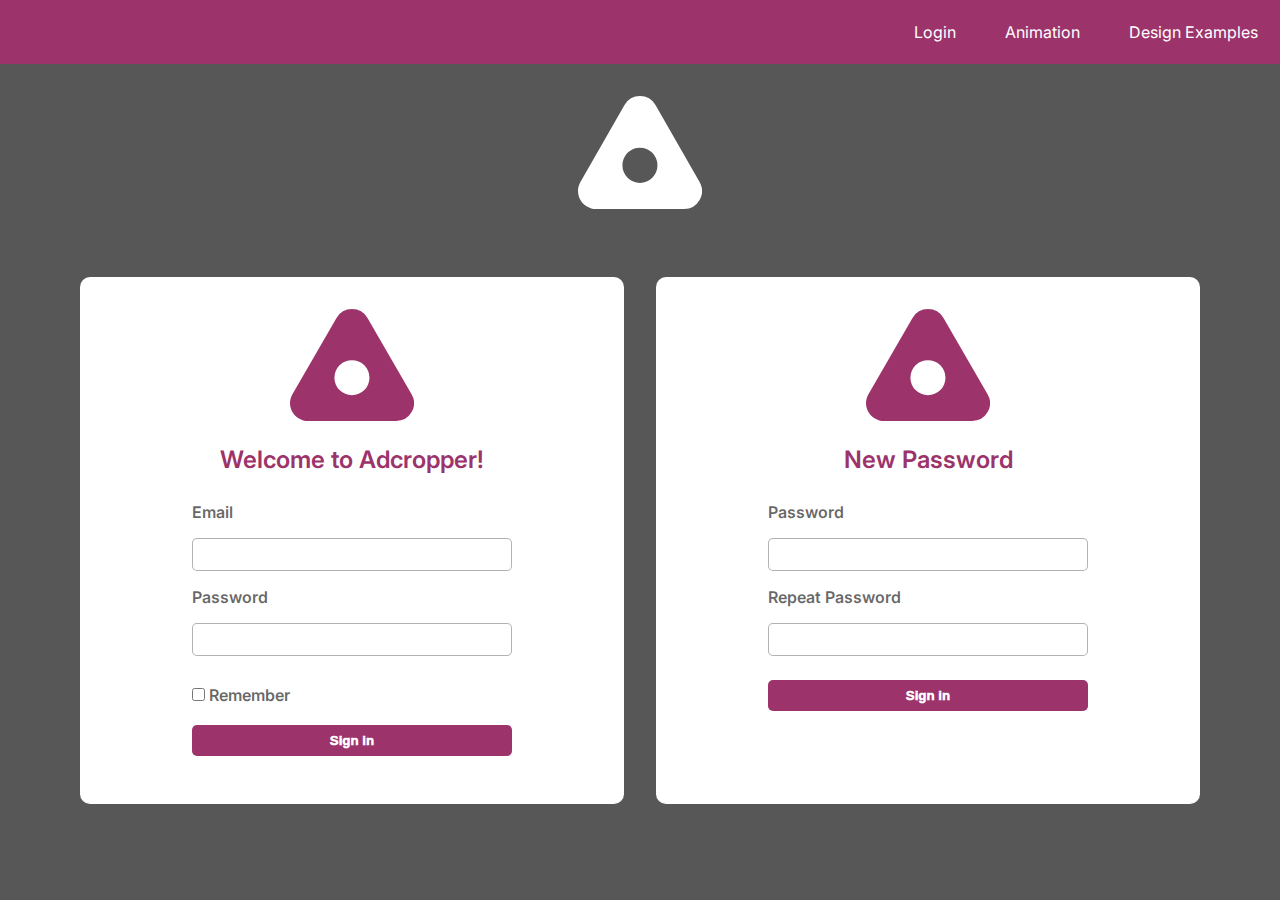
<file: index.html>
<!DOCTYPE html>
<html lang="en">

<head>
    <meta charset="UTF-8">
    <meta http-equiv="X-UA-Compatible" content="IE=edge">
    <meta name="viewport" content="width=device-width, initial-scale=1.0">
    <link rel="stylesheet" href="style.css">
    <title>Document</title>
</head>

<body>
    <nav class="navbar">
        <div class="link-container">
            <a href="#">Login</a>
            <a href="./animation-page/index.html">Animation</a>
            <a href="./input-designs/index.html">Design Examples</a>
        </div>
    </nav>
    <div class="login-main">
        <div class="header-img">
            <img src="./assests/adc-logo-white.svg" alt="logo-white">
        </div>

        <div class="form-area">
            <div class="login">
                <div class="header">
                    <img src="./assests/adc-logo.svg" alt="logo">
                    <h2>Welcome to Adcropper!</h2>
                </div>
                <form class="login-form">
                    <label for="email">Email</label>
                    <input type="email" name="email" id="email">
                    <label for="password">Password</label>
                    <input type="password" name="password" id="password">
                    <div>
                        <input type="checkbox" name="remember" id="remember">
                        <label for="remember">Remember</label>
                    </div>
                    <button>Sign in</button>
                </form>
            </div>

            <div class="login">
                <div class="header">
                    <img src="./assests/adc-logo.svg" alt="logo">
                    <h2>New Password</h2>
                </div>

                <form class="login-form">
                    <label for="password">Password</label>
                    <input type="password" name="password2" id="password2">
                    <label for="r_password">Repeat Password</label>
                    <input type="password" name="r_password" id="r_password">

                    <button>Sign in</button>
                </form>
            </div>
        </div>

    </div>


</body>

</html>
</file>
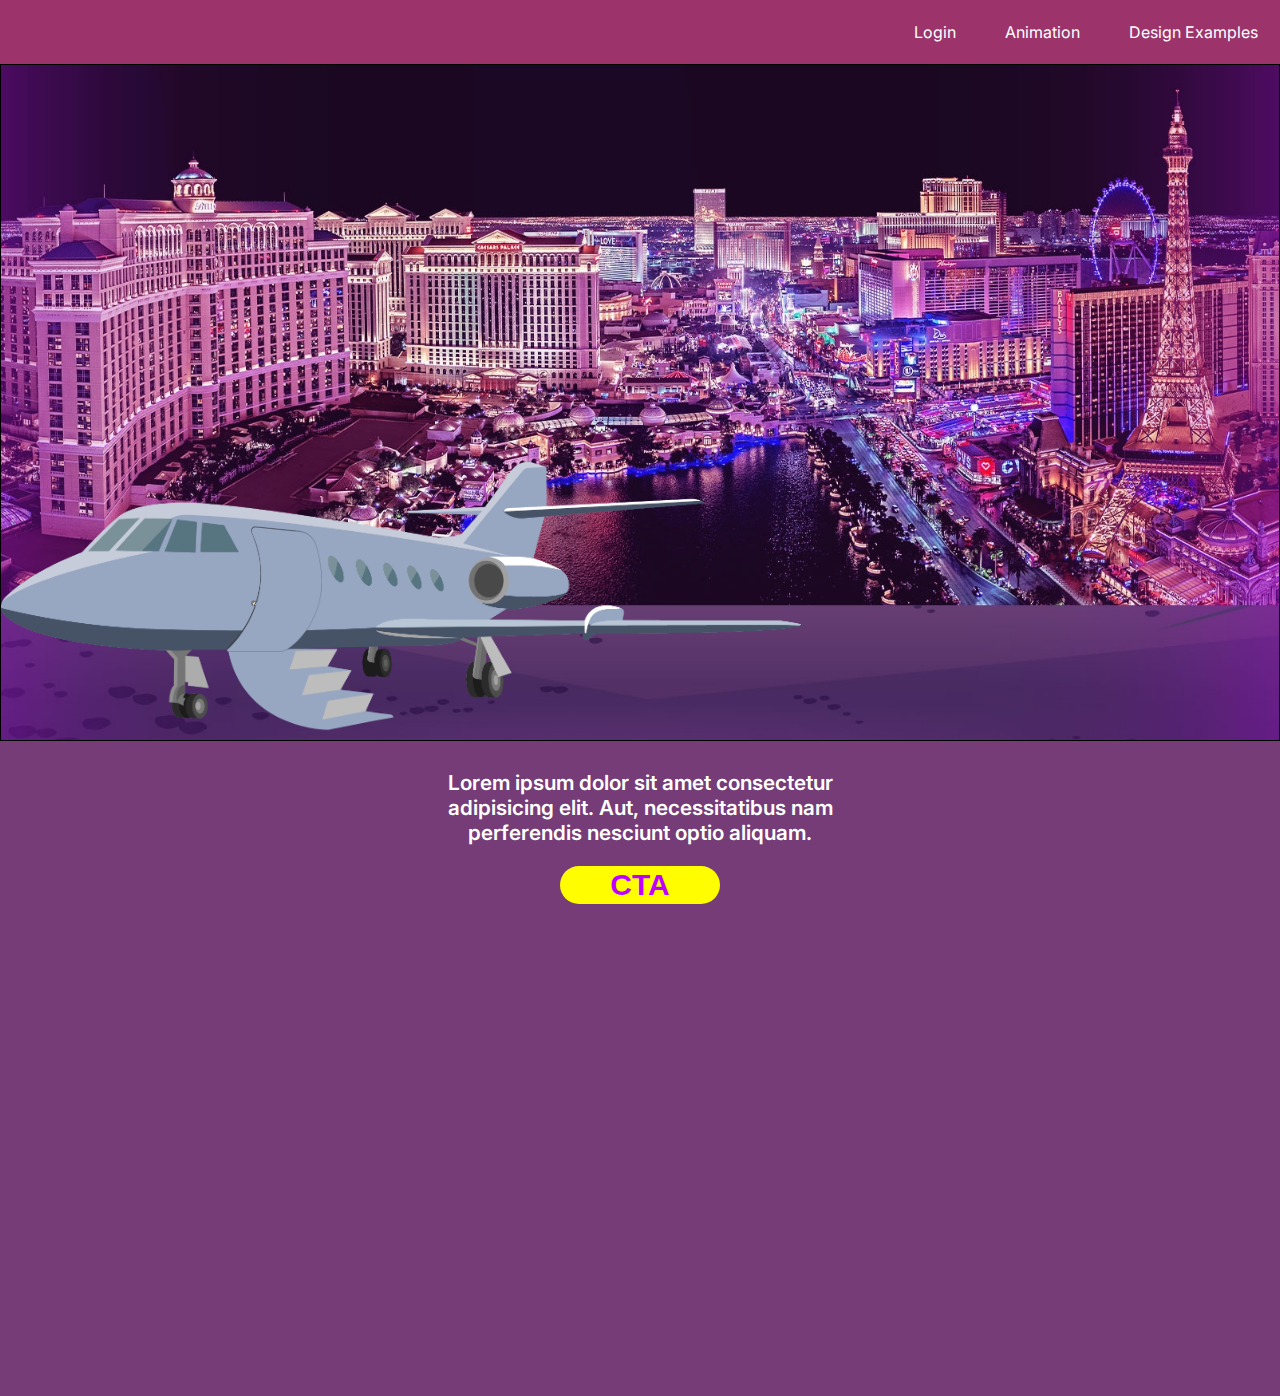
<file: animation-page/index.html>
<!DOCTYPE html>
<html lang="en">

<head>
    <meta charset="UTF-8">
    <meta http-equiv="X-UA-Compatible" content="IE=edge">
    <meta name="viewport" content="width=device-width, initial-scale=1.0">
    <link rel="stylesheet" href="style.css">
    <title>Document</title>
</head>

<body>
    <nav class="navbar">
        <div class="link-container">
            <a href="../index.html">Login</a>
            <a href="#">Animation</a>
            <a href="../input-designs/index.html">Design Examples</a>
        </div>
    </nav>
    <div class="animation-container">
        <div class="runway">
            <img class="plane" src="../assests/ucak.png" alt="plane">
            <img class="door" src="../assests/kapı.png" alt="door">
            <img class="manu1" src="../assests/manu1.png" alt="manu1">
            <img class="manu2" src="../assests/manu2.png" alt="manu2">
        </div>
        <div class="confetti"></div>
        <img class="coin1" src="../assests/coin1.png" alt="coin1">
        <img class="coin2" src="../assests/coin2.png" alt="coin2">
        <img class="coin3" src="../assests/coin3.png" alt="coin3">
        <img class="coin4" src="../assests/coin4.png" alt="coin4">
        <img class="coin5" src="../assests/coin1.png" alt="coin5">
        <img class="coin6" src="../assests/coin2.png" alt="coin6">
        <img class="coin7" src="../assests/coin3.png" alt="coin7">
        <img class="coin8" src="../assests/coin4.png" alt="coin8">

    </div>

    <div class="desc-container">
        <p>
            Lorem ipsum dolor sit amet consectetur adipisicing elit. Aut, necessitatibus nam perferendis nesciunt optio
            aliquam.
        </p>

        <button>CTA</button>
    </div>

    <div class="video-container">
        <iframe width="1280" height="640" src="https://www.youtube.com/embed/dBap_Lp-0oc"
            title="The Illusion Only Some People Can See" frameborder="0"
            allow="accelerometer; autoplay; clipboard-write; encrypted-media; gyroscope; picture-in-picture; web-share"
            allowfullscreen></iframe>
    </div>

</body>

</html>
</file>
<file: style.css>
@import url('https://fonts.googleapis.com/css2?family=Inter&display=swap');

body {
    margin: 0;
    padding: 0;
    box-sizing: border-box;
    background-color: rgb(87, 87, 87);
    font-family: 'Inter', sans-serif;
}

.navbar {
    width: 100%;
    background-color: #9C346B;
    height: 4rem;
    display: flex;
    justify-content: end;
    align-items: center;
}

.link-container a {
    display: inline-block;
    padding: 1.4rem;
    text-decoration: none;
    color: #fff;
    transition: all .5s;
}

.link-container a:hover {
    background-color: #575757;
}

.login-main {
    padding: 2rem;
}

.header-img {
    text-align: center;
}

.form-area {
    margin-top: 3rem;
    display: flex;
    justify-content: space-evenly;
    padding: 1rem;
}

h2 {
    color: #9C346B;
    font-weight: 600;
}

.login {
    padding: 2rem;
    background-color: white;
    width: 30rem;
    border-radius: 10px;
}

.header {
    text-align: center;
}

.login-form {
    padding: .5rem 5rem;
    margin: auto;
    display: flex;
    flex-direction: column;
}

.login-form label {
    font-weight: 600;
    color: rgba(0, 0, 0, 0.6);
}

.login-form input {
    margin: 1rem 0rem;
    padding: .5rem;
    border: 1px solid rgba(0, 0, 0, 0.3);
    border-radius: 5px;
}

.login-form button {
    margin: .5rem 0rem;
    padding: .5rem;
    color: #FFFFFF;
    font-weight: 1000;
    border: none;
    background: #9C346B;
    border-radius: 5px;
    transition: all .3s;
}

.login-form button:hover {
    background: #c05990;
}

.login-form button:active {
    transform: scale(97%);
}

@media screen and (max-width:1200px) {
    .form-area {
        flex-direction: column;
        align-items: center;
        gap: 1rem;
    }
}
</file>
<file: animation-page/style.css>
@import url('https://fonts.googleapis.com/css2?family=Inter&display=swap');

body {
    margin: 0;
    padding: 0;
    box-sizing: border-box;
    background-color: #753c77;
    font-family: 'Inter', sans-serif;
}

.navbar {
    width: 100%;
    background-color: #9C346B;
    height: 4rem;
    display: flex;
    justify-content: end;
    align-items: center;
}

.link-container a {
    display: inline-block;
    padding: 1.4rem;
    text-decoration: none;
    color: #fff;
    transition: all .5s;
}

.link-container a:hover {
    background-color: #575757;
}

.animation-container {
    border: 1px solid black;
    height: 75vh;
    background-image: url("../assests/background-desktop.jpg");
    background-position: center;
    background-size: cover;
    position: relative;
}

.runway {
    width: 50rem;
    position: absolute;
    bottom: 5px;
    animation: runway 2s ease-in-out forwards;
}

.plane {
    width: 50rem;
}

.door {
    width: 95px;
    position: absolute;
    top: 65px;
    left: 226px;
    animation: openDoor 1s 2s forwards;
    z-index: 2;
}

.manu1 {
    position: absolute;
    width: 60px;
    top: 110px;
    left: 250px;
    animation: manu1 2s 4s forwards;
    z-index: 1;
}

.manu2 {
    opacity: 0;
    position: absolute;
    width: 160px;
    top: 65px;
    left: 395px;
    animation: manu2 2s 5s forwards;
    z-index: 3;
}

.confetti {
    width: 100%;
    height: 100%;
    background-image: url(../assests/confetti.png);
    background-repeat: repeat;
    background-size: contain;
    transform: scale(0);
    animation: confetti 2s 6s linear infinite forwards;
}

.coin1 {
    width: 45px;
    opacity: 0;
    position: absolute;
    top: 0;
    left: 50px;
    animation: coins 1s 8s linear infinite both;
}

.coin2 {
    opacity: 0;
    width: 45px;
    position: absolute;
    top: 0;
    left: 250px;
    animation: coins 1s 9s linear infinite both;
}

.coin3 {
    opacity: 0;
    width: 45px;
    position: absolute;
    top: 0;
    left: 500px;
    animation: coins 2s 8s linear infinite both;
}

.coin4 {
    opacity: 0;
    width: 45px;
    position: absolute;
    top: 0;
    right: 666px;
    animation: coins 1.5s 9s linear infinite both;
}

.coin5 {
    opacity: 0;
    width: 45px;
    position: absolute;
    top: 0;
    left: 784px;
    animation: coins 1s 7s linear infinite both;
}

.coin6 {
    opacity: 0;
    width: 45px;
    position: absolute;
    top: 0;
    left: 865px;
    animation: coins 2s 6.5s linear infinite both;
}

.coin7 {
    opacity: 0;
    width: 45px;
    position: absolute;
    top: 0;
    left: 987px;
    animation: coins 2s 8s linear infinite both;
}

.coin8 {
    opacity: 0;
    width: 45px;
    position: absolute;
    top: 0;
    right: 250px;
    animation: coins 1s 7s linear infinite both;
}

.desc-container {
    width: 30rem;
    padding: .5rem;
    margin: auto;
    color: #fff;
    display: flex;
    flex-direction: column;
    align-items: center;
}

.desc-container p {
    text-align: center;
    font-size: 1.3rem;
    font-weight: 600;
}

.desc-container button {
    width: 10rem;
    font-weight: 700;
    font-size: 30px;
    line-height: 36px;
    text-align: center;
    border-radius: 50px;
    border: none;
    color: #BD00FF;
    background-color: #fffd00;
    transition: all .5s;
}

.desc-container button:hover {
    background-color: #ffff00b7;
}

.desc-container button:active {
    transform: scale(96%);
}

.video-container {
    text-align: center;
}

.video-container iframe {
    width: 50rem;
    height: 30rem;
    border-radius: 10px;
}

@keyframes runway {
    from {
        transform: translateX(1100px);
    }

    to {
        transform: translateX(10px);
    }
}

@keyframes openDoor {
    from {
        top: 65px;
        left: 226px;
    }

    to {
        top: 65px;
        left: 285px;
    }
}

@keyframes manu1 {
    0% {
        width: 60px;
        top: 110px;
        left: 250px;
    }

    20% {
        width: 150px;
        top: 90px;
        left: 400px;
    }

    40% {
        width: 150px;
        top: 60px;
        left: 400px;
    }

    60% {
        width: 150px;
        top: 90px;
        left: 400px;
    }

    80% {
        width: 150px;
        top: 60px;
        left: 400px;
    }

    100% {
        width: 150px;
        top: 90px;
        left: 400px;
        opacity: 0;
    }
}

@keyframes manu2 {
    0% {
        top: 65px;
        left: 395px;
    }

    25% {
        top: 40px;
        left: 395px;
    }

    50% {
        top: 65px;
        left: 395px;
    }

    75% {
        top: 40px;
        left: 395px;
    }

    100% {
        top: 65px;
        left: 395px;
        opacity: 1;
    }
}

@keyframes confetti {
    0% {
        transform: scale(0);
    }

    25% {
        transform: scale(25%);
        opacity: 1;
    }

    50% {
        transform: scale(50%);
        opacity: 1;
    }

    75% {
        transform: scale(75%);
        opacity: 1;
    }

    100% {
        transform: scale(100%);
        opacity: 0;
    }
}

@keyframes coins {
    0% {
        transform: rotateX(0deg);
        top: 0;
        opacity: 0;
    }

    25% {
        transform: rotateX(90deg);
        top: 25%;
        opacity: 1;
    }

    50% {
        transform: rotateX(180deg);
        top: 50%;
        opacity: 1;
    }

    75% {
        transform: rotateX(270deg);
        top: 75%;
        opacity: 1;
    }

    100% {
        transform: rotateX(360deg);
        top: 100%;
        opacity: 0;
    }
}
</file>
